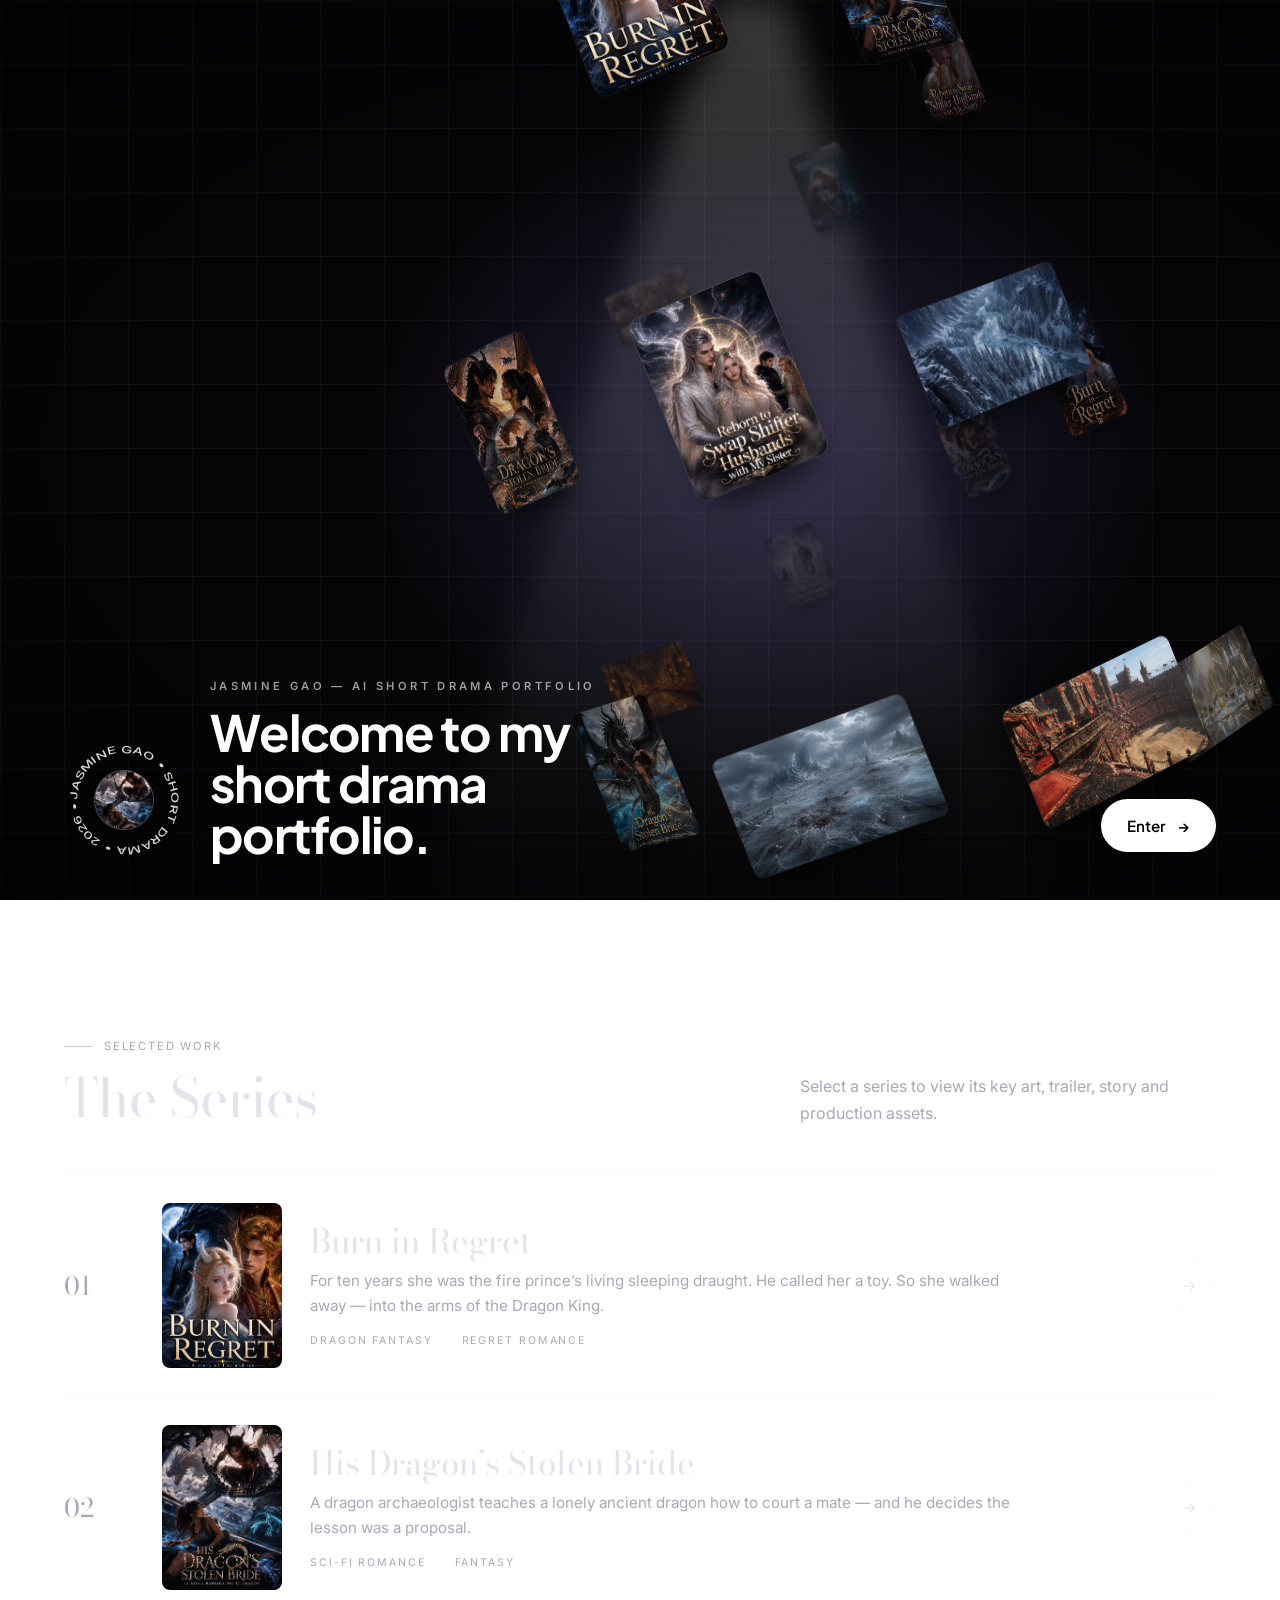
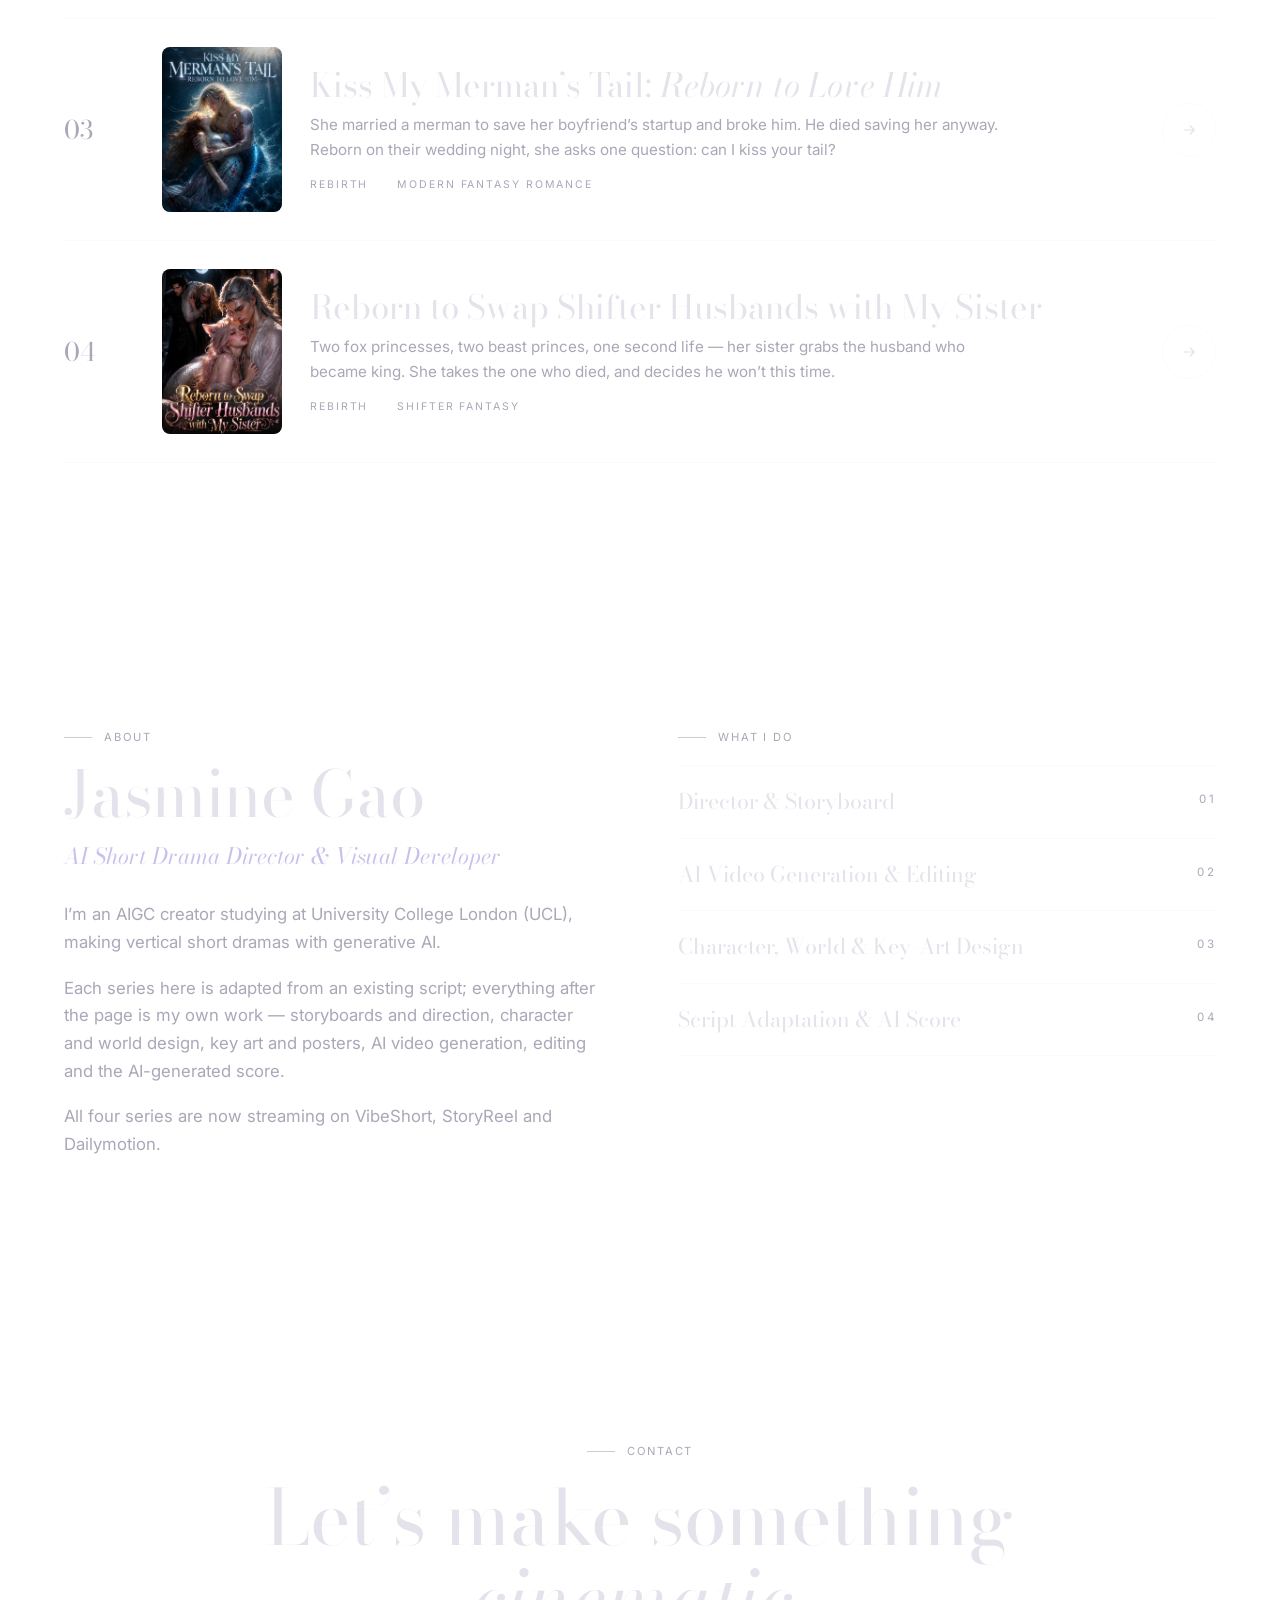
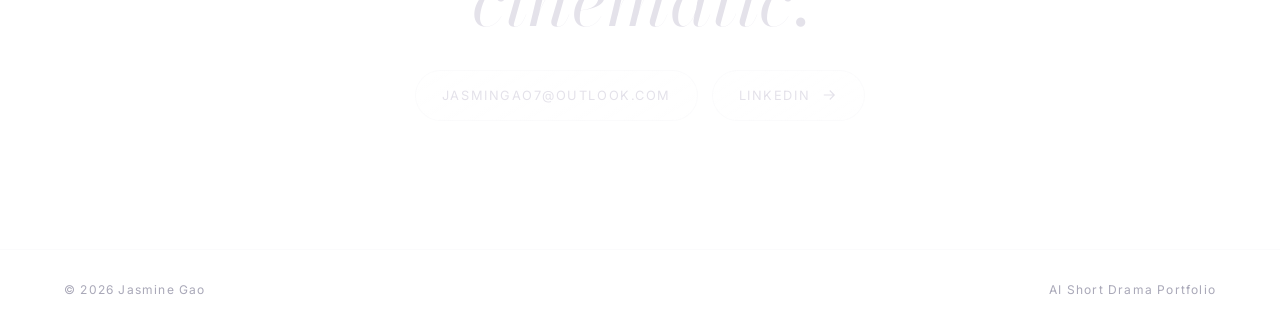
<file: index.html>
<!doctype html>
<html lang="en">
<head>
<meta charset="utf-8">
<meta name="viewport" content="width=device-width, initial-scale=1">
<link rel="preconnect" href="https://fonts.googleapis.com">
<link rel="stylesheet" href="https://fonts.googleapis.com/css2?family=Bodoni+Moda:ital,wght@0,400;0,500;1,400&family=Cormorant+Garamond:ital,wght@0,300;0,400;0,500;1,300;1,400&family=Inter:wght@300;400;500&family=Montserrat:wght@400;500&family=Plus+Jakarta+Sans:wght@300;400;600;700;800&display=swap">
<link rel="stylesheet" href="assets/site.css?v=1023k">
<title>Jasmine Gao — AI Short Drama Portfolio</title>
<meta name="description" content="Four AI-made vertical short dramas by Jasmine Gao — key art, trailers, character and world design.">
<meta property="og:type" content="website">
<meta property="og:site_name" content="Jasmine Gao — AI Short Drama Portfolio">
<meta property="og:title" content="Jasmine Gao — AI Short Drama Portfolio">
<meta property="og:description" content="Four AI-made vertical short dramas by Jasmine Gao — key art, trailers, character and world design.">
<meta property="og:url" content="https://jay-creator572.github.io/portfolio/">
<meta property="og:image" content="https://jay-creator572.github.io/portfolio/assets/og-image.jpg">
<meta property="og:image:width" content="1200">
<meta property="og:image:height" content="630">
<meta property="og:image:alt" content="Posters of four short dramas above the name Jasmine Gao">
<meta name="twitter:card" content="summary_large_image">
<meta name="twitter:title" content="Jasmine Gao — AI Short Drama Portfolio">
<meta name="twitter:description" content="Four AI-made vertical short dramas by Jasmine Gao — key art, trailers, character and world design.">
<meta name="twitter:image" content="https://jay-creator572.github.io/portfolio/assets/og-image.jpg">
</head>
<body class="page-home">
<div class="atmosphere" aria-hidden="true">
  <canvas id="bubbles"></canvas>
  <div class="butterflies" id="butterflies"></div>
  <div class="vignette"></div>
</div>
<div class="grain"></div>
<nav class="nav">
  <a class="brand shimmer-text" href="index.html" data-name></a>
  <ul><li><a href="index.html#series">Work</a></li><li><a href="index.html#about">About</a></li><li><a href="index.html#contact">Contact</a></li></ul>
</nav>
<header class="orbit" id="orbit" aria-label="Featured series">
  <div class="orbit-bg"></div>
  <div class="orbit-word" aria-hidden="true"><span>Short Drama</span><span>Portfolio</span></div>
  <div class="orbit-beam" aria-hidden="true"><div class="beam-wrap"><div class="beam"></div></div><canvas class="beam-dust"></canvas></div>
  <div class="orbit-intro">
    <button class="o-back" id="orbit-back" aria-label="Back to the opening"><span>&larr;</span><em>Opening</em></button>
    <div class="o-name">Jasmine Gao</div>
    <p class="o-welcome">Welcome to my short drama portfolio.</p>
  </div>
  <div class="orbit-stage" id="orbit-stage" tabindex="0" aria-label="Series carousel. Drag, scroll or use arrow keys."></div>
  <div class="orbit-pedestal"><div class="pedestal-disc"></div>
    <a class="pedestal-label" id="orbit-label" href="#"></a>
  </div>
  <div class="orbit-foot">
    <div class="o-hint">Drag to explore</div>
    <div class="o-ctrl"><button id="orbit-prev" aria-label="Previous series">&larr;</button><span id="orbit-count">01 / 04</span><button id="orbit-next" aria-label="Next series">&rarr;</button></div>
  </div>
</header>
<div class="orbit spiral sp-intro" id="sp-intro" aria-label="Opening">
  <div class="sp-bg"></div>
  <div class="orbit-beam" aria-hidden="true"><div class="beam-wrap"><div class="beam"></div></div><canvas class="beam-dust"></canvas></div>
  <div class="sp-stage" id="sp-stage"></div>
  <div class="sp-tip" id="sp-tip"></div>
  <button class="sp-enter" id="sp-enter">Enter <span>&rarr;</span></button>
  <div class="sp-corner">
    <a class="sp-badge" href="#series" aria-label="Jump to all series">
      <svg viewBox="0 0 120 120" aria-hidden="true"><defs><path id="sp-ring" d="M60,60 m-47,0 a47,47 0 1,1 94,0 a47,47 0 1,1 -94,0"/></defs>
        <text><textPath href="#sp-ring" textLength="292" lengthAdjust="spacingAndGlyphs">JASMINE GAO • SHORT DRAMA • 2026 • </textPath></text></svg>
      <span class="sp-badge-img" id="sp-badge-img"></span>
    </a>
    <div class="sp-title">
      <div class="sp-kicker">Jasmine Gao — AI Short Drama Portfolio</div>
      <h1 class="sp-h1">Welcome to my short drama portfolio.</h1>
    </div>
  </div>
</div>

<section id="series">
  <div class="section-head reveal">
    <div><div class="eyebrow">Selected Work</div><h2>The Series</h2></div>
    <p>Select a series to view its key art, trailer, story and production assets.</p>
  </div>
  <div class="work-list" id="work"></div>
</section>

<section id="about">
  <div class="about">
    <div class="reveal">
      <div class="eyebrow">About</div>
      <h2 class="title shimmer-text" data-name></h2>
      <p id="role" style="font-family:var(--serif);font-style:italic;font-size:1.4rem;color:#c9c0ec;margin:10px 0 26px"></p>
      <div id="about-text"></div>
    </div>
    <div class="reveal">
      <div class="eyebrow" style="margin-bottom:18px">What I Do</div>
      <ul class="role-list" id="roles"></ul>
    </div>
  </div>
</section>

<section id="contact" class="contact">
  <div class="reveal">
    <div class="eyebrow">Contact</div>
    <h2>Let’s make something<br><em>cinematic</em>.</h2>
    <div class="links" id="contact-links"></div>
  </div>
</section>
<footer><span>© <span data-year></span> <span data-name></span></span><span>AI Short Drama Portfolio</span></footer>
<script src="assets/data.js?v=1023k"></script>
<script src="assets/site.js?v=1023k"></script>
</body>
</html>
</file>
<file: assets/site.css>
:root {
  --ink: #04060e;
  --ink-2: #0a1024;
  --ink-3: #121a36;
  --ice: #8fc4f0;
  --violet: #7d6bb8;
  --violet-soft: rgba(125, 107, 184, 0.28);
  --pearl: #e4e2ea;
  --pearl-dim: #a9a8b8;
  --pearl-faint: rgba(228, 226, 234, 0.12);
  --line: rgba(228, 226, 234, 0.14);
  --accent: #a9b8e8;
  --serif: "Cormorant Garamond", "Times New Roman", serif;
  --sans: "Inter", -apple-system, "Helvetica Neue", sans-serif;
  --gutter: clamp(16px, 5vw, 72px);
}

* { box-sizing: border-box; }
html { scroll-behavior: smooth; }
body {
  margin: 0;
  background: var(--ink);
  color: var(--pearl);
  font-family: var(--sans);
  font-size: 16px;
  line-height: 1.65;
  -webkit-font-smoothing: antialiased;
  overflow-x: hidden;
}
img, video { display: block; max-width: 100%; }
a { color: inherit; text-decoration: none; }
button { font: inherit; color: inherit; background: none; border: 0; cursor: pointer; }

/* ---------- atmosphere: black / per-series gradient base ---------- */

:root { --bg-a: #030307; --bg-b: #07070f; --glow-a: rgba(176, 160, 228, 0.22); --glow-b: rgba(143, 196, 240, 0.12); }
body {
  background:
    radial-gradient(70% 55% at 75% 8%, var(--glow-a), transparent 70%),
    radial-gradient(60% 50% at 10% 95%, var(--glow-b), transparent 70%),
    linear-gradient(180deg, var(--bg-b) 0%, var(--bg-a) 100%) fixed;
  background-attachment: fixed;
}

/* series palettes for project pages (kept dark so posters and video stay the hero) *//* series pages: each series has its own clearly visible gradient (top half in colour, fading to dark) */

body.page-project {
  background:
    radial-gradient(70% 50% at 78% 4%, var(--t-glow), transparent 70%),
    radial-gradient(55% 45% at 6% 30%, var(--t-glow2), transparent 70%),
    linear-gradient(180deg, var(--t1) 0%, var(--t2) 34%, var(--t3) 68%, #030305 100%) fixed;
}

/* Dragon: misty silver grey-blue */

.theme-dragon { --t1: #5d6878; --t2: #363e4b; --t3: #15181e; --t-glow: rgba(214, 222, 236, 0.38); --t-glow2: rgba(160, 178, 202, 0.22); --glow-a: rgba(214, 222, 236, 0.26); --glow-b: rgba(160, 178, 202, 0.16); }

/* Merman: teal / aqua green */

.theme-merman { --t1: #0d6b6e; --t2: #08403f; --t3: #041a1c; --t-glow: rgba(90, 230, 205, 0.4); --t-glow2: rgba(60, 190, 200, 0.22); --glow-a: rgba(90, 230, 205, 0.28); --glow-b: rgba(60, 190, 200, 0.18); }

/* Reborn: pink-lilac */

.theme-reborn { --t1: #8a4f93; --t2: #4f2c62; --t3: #1d1028; --t-glow: rgba(255, 175, 230, 0.45); --t-glow2: rgba(200, 150, 255, 0.28); --glow-a: rgba(255, 175, 230, 0.3); --glow-b: rgba(200, 150, 255, 0.2); }

/* Burn in Regret: fire & ice — moonlit ice-silver top-left, amber ember glow top-right, melting into near black */

.theme-burn { --t1: #1d2433; --t2: #13151d; --t3: #08080b; --t-glow: rgba(240, 178, 96, 0.36); --t-glow2: rgba(150, 196, 245, 0.42); --glow-a: rgba(240, 178, 96, 0.22); --glow-b: rgba(150, 196, 245, 0.22); }
body.page-project.theme-burn {
  background:
    radial-gradient(55% 48% at 4% 0%, rgba(160, 205, 250, 0.42), transparent 70%),
    radial-gradient(55% 48% at 98% 4%, rgba(240, 175, 90, 0.38), transparent 70%),
    radial-gradient(40% 30% at 60% 0%, rgba(255, 220, 170, 0.10), transparent 70%),
    linear-gradient(180deg, #1d2433 0%, #13151d 36%, #08080b 70%, #030304 100%) fixed;
}
.atmosphere { position: fixed; inset: 0; z-index: -1; pointer-events: none; overflow: hidden; }
.aurora, .vignette, .butterflies { position: absolute; pointer-events: none; }
.aurora { inset: auto -10vw -30vh -10vw; height: 60vh; filter: blur(90px); opacity: 0.25; mix-blend-mode: screen;
  background: radial-gradient(50% 60% at 30% 50%, var(--glow-b), transparent 70%), radial-gradient(40% 50% at 75% 60%, var(--glow-a), transparent 70%); }
.vignette { inset: 0; background: radial-gradient(120% 100% at 50% 40%, transparent 50%, rgba(0, 0, 0, 0.8) 100%); }

/* diagonal light beams sweeping slowly */
@keyframes beam { 0%, 100% { transform: translateX(-8vw) rotate(24deg); opacity: 0.25; } 50% { transform: translateX(10vw) rotate(20deg); opacity: 1; } }

/* water caustics shimmering at the bottom */
#bubbles { position: absolute; inset: 0; width: 100%; height: 100%; }
.grain {
  position: fixed; inset: 0; z-index: 50; pointer-events: none; opacity: 0.05;
  background-image: url("data:image/svg+xml,%3Csvg xmlns='http://www.w3.org/2000/svg' width='160' height='160'%3E%3Cfilter id='n'%3E%3CfeTurbulence type='fractalNoise' baseFrequency='.9' numOctaves='2'/%3E%3C/filter%3E%3Crect width='100%25' height='100%25' filter='url(%23n)'/%3E%3C/svg%3E");
}

/* ---------- nav ---------- */

.nav {
  position: fixed; top: 0; left: 0; right: 0; z-index: 40;
  display: flex; justify-content: space-between; align-items: center;
  padding: 20px var(--gutter);
  background: linear-gradient(to bottom, rgba(7, 11, 24, 0.85), rgba(7, 11, 24, 0));
}
.nav .brand { font-family: var(--serif); font-size: 1.7rem; font-weight: 500; letter-spacing: 0.01em; line-height: 1; }
.nav ul { display: flex; gap: clamp(16px, 3vw, 36px); list-style: none; margin: 0; padding: 0; }
.nav ul a {
  font-size: 0.72rem; letter-spacing: 0.22em; text-transform: uppercase; color: var(--pearl-dim);
  transition: color 0.3s;
}
.nav ul a:hover { color: var(--pearl); }

.eyebrow {
  font-size: 0.7rem; letter-spacing: 0.32em; text-transform: uppercase; color: var(--pearl-dim);
  display: inline-flex; align-items: center; gap: 12px;
}
.eyebrow::before { content: ""; width: 28px; height: 1px; background: currentColor; opacity: 0.6; }

/* ---------- home hero ---------- */

.hero {
  min-height: 100vh; min-height: 100svh;
  display: grid; grid-template-columns: minmax(0, 1fr) minmax(0, 1.15fr); align-items: center;
  gap: 32px; padding: 110px var(--gutter) 60px;
}
.hero h1 {
  font-family: var(--serif); font-weight: 400;
  font-size: clamp(2.6rem, 6vw, 5.4rem); line-height: 1.02; letter-spacing: -0.01em;
  margin: 6px 0 24px;
}

/* title: three equal lines in Bodoni Moda; only "short drama" is italic; liquid chrome finish */
.hero .meta { display: flex; flex-wrap: wrap; gap: 8px; }
.chip {
  font-size: 0.7rem; letter-spacing: 0.12em; text-transform: uppercase;
  padding: 7px 14px; border: 1px solid var(--line); border-radius: 999px; color: var(--pearl-dim);
  background: rgba(255, 255, 255, 0.02); backdrop-filter: blur(6px);
}

/* poster fan *//* arc of four posters: each fully readable, only the edges overlap slightly */
@keyframes float { 50% { margin-top: -10px; } }

/* ---------- home hero scene: soft aura + thin HUD annotations ---------- */

.hero { position: relative; isolation: isolate; overflow: hidden; }
.hero > *:not(.hero-scene) { position: relative; z-index: 1; }

/* blurred luminous form, like light behind frosted glass */
@keyframes fade-in { from { opacity: 0; } }

/* ---------- frosted glass UI ---------- */

:root { --mono: "SF Mono", ui-monospace, Menlo, monospace; }
.eyebrow, .chip, .counter, .tt-hud, .tt-hint, .hs-tag, .lb-cap small, .tt-role, .tt-outfit small, .roles-grid small, .back, .nav ul a, .time {
  font-family: var(--mono) !important; letter-spacing: 0.16em;
}
.panel, .tt-stage, .roles-grid div, .visual-note, .chip, .btn, .tt-roster button, .car-btn, .play {
  background: linear-gradient(150deg, rgba(255, 255, 255, 0.07), rgba(255, 255, 255, 0.015)) !important;
  -webkit-backdrop-filter: blur(18px) saturate(150%); backdrop-filter: blur(18px) saturate(150%);
  border: 1px solid rgba(255, 255, 255, 0.12);
}
.btn:hover, .play:hover, .car-btn:hover, .track.playing .play { background: var(--pearl) !important; }

/* iridescent hairline edge on the big glass panels */

.panel, .tt-stage { position: relative; }
.panel::before, .tt-stage::after {
  content: ""; position: absolute; inset: 0; border-radius: inherit; padding: 1px; pointer-events: none; z-index: 3;
  background: linear-gradient(130deg, rgba(255, 190, 240, 0.55), rgba(143, 196, 240, 0.5) 35%, rgba(255, 255, 255, 0.05) 60%, rgba(200, 180, 255, 0.5));
  -webkit-mask: linear-gradient(#000 0 0) content-box, linear-gradient(#000 0 0); -webkit-mask-composite: xor;
  mask: linear-gradient(#000 0 0) content-box exclude, linear-gradient(#000 0 0);
}
.tt-stage { background: radial-gradient(120% 80% at 50% 0%, rgba(40, 46, 90, 0.55) 0%, rgba(8, 10, 22, 0.6) 60%, rgba(3, 3, 7, 0.7) 100%) !important; }
.grain { opacity: 0.08 !important; mix-blend-mode: overlay; }

/* ---------- flowing gradient name ---------- */

.shimmer-text {
  background: linear-gradient(100deg, #a99bd8 0%, #e9e6f2 22%, #9cc0ea 44%, #d7cff3 62%, #8f84c9 80%, #a99bd8 100%);
  background-size: 300% 100%;
  -webkit-background-clip: text; background-clip: text; color: transparent; -webkit-text-fill-color: transparent;
  animation: flow 9s linear infinite;
}
@keyframes flow { to { background-position: -300% 0; } }

/* the name: wide-tracked uppercase sans, like a director credit on a film poster — contrasts with the Bodoni title */
.about .shimmer-text { font-size: clamp(2.6rem, 5vw, 4.2rem); font-weight: 500; }

/* ---------- cinematic entrance ---------- */

.intro { opacity: 0; animation: intro-in 1.2s cubic-bezier(0.2, 0.8, 0.2, 1) forwards; animation-delay: calc(0.25s + var(--i, 0) * 0.18s); }
@keyframes intro-in {
  from { opacity: 0; transform: translateY(26px); filter: blur(14px); }
  to { opacity: 1; transform: none; filter: blur(0); }
}

@keyframes sheen { 0%, 100% { background-position: 0% 0; } 50% { background-position: 100% 0; } }

/* ---------- sections ---------- */

section { padding: clamp(70px, 10vw, 130px) var(--gutter); position: relative; }
.section-head { display: flex; justify-content: space-between; align-items: end; gap: 24px; margin-bottom: 48px; flex-wrap: wrap; }
.section-head h2, h2.title {
  font-family: var(--serif); font-weight: 400; font-size: clamp(2rem, 4.2vw, 3.4rem);
  line-height: 1.05; margin: 14px 0 0;
}
.section-head p { max-width: 26rem; color: var(--pearl-dim); margin: 0; }

/* work list */

.work-list { border-top: 1px solid var(--line); }
.work-row {
  display: grid; grid-template-columns: 70px 120px minmax(0, 1fr) auto; gap: 28px; align-items: center;
  padding: 28px 0; border-bottom: 1px solid var(--line); position: relative;
  transition: padding 0.4s;
}
.work-row::before {
  content: ""; position: absolute; inset: 0; z-index: -1; opacity: 0; transition: opacity 0.4s;
  background: linear-gradient(90deg, rgba(125, 107, 184, 0.14), transparent 70%);
}
.work-row:hover::before { opacity: 1; }
.work-row:hover { padding-left: 14px; }
.work-row .no { font-family: var(--serif); font-size: 1.6rem; color: var(--pearl-dim); }
.work-row img { width: 120px; aspect-ratio: 8 / 11; object-fit: cover; border-radius: 8px; }
.work-row h3 { font-family: var(--serif); font-weight: 400; font-size: clamp(1.4rem, 2.6vw, 2.1rem); line-height: 1.15; margin: 0 0 8px; }
.work-row p { margin: 0; color: var(--pearl-dim); max-width: 44rem; font-size: 0.95rem; }
.work-row .genres { display: flex; gap: 8px; margin-top: 14px; flex-wrap: wrap; }
.arrow {
  width: 54px; height: 54px; border-radius: 50%; border: 1px solid var(--line);
  display: grid; place-items: center; transition: 0.4s; flex-shrink: 0;
}
.work-row:hover .arrow { background: var(--pearl); color: var(--ink); transform: rotate(-45deg); }

/* about */

.about { display: grid; grid-template-columns: minmax(0, 1fr) minmax(0, 1fr); gap: clamp(32px, 6vw, 90px); }
.about p { color: var(--pearl-dim); font-size: 1.05rem; margin: 0 0 18px; }
.role-list { list-style: none; padding: 0; margin: 0; border-top: 1px solid var(--line); }
.role-list li {
  display: flex; justify-content: space-between; gap: 16px; padding: 18px 0; border-bottom: 1px solid var(--line);
  font-family: var(--serif); font-size: 1.35rem;
}
.role-list li span { font-family: var(--sans); font-size: 0.72rem; letter-spacing: 0.2em; color: var(--pearl-dim); padding-top: 6px; }

/* contact */

.contact { text-align: center; }
.contact h2 { font-family: var(--serif); font-weight: 400; font-size: clamp(2.2rem, 6vw, 4.8rem); margin: 18px 0 30px; line-height: 1.05; }
.contact .links { display: flex; justify-content: center; gap: 14px; flex-wrap: wrap; }
.btn {
  display: inline-flex; align-items: center; gap: 10px; padding: 14px 26px; border-radius: 999px;
  border: 1px solid var(--line); font-size: 0.8rem; letter-spacing: 0.12em; text-transform: uppercase;
  transition: 0.35s; background: rgba(255, 255, 255, 0.03); backdrop-filter: blur(6px);
}
.btn:hover { background: var(--pearl); color: var(--ink); border-color: var(--pearl); }
footer {
  padding: 30px var(--gutter); border-top: 1px solid var(--line); color: var(--pearl-dim);
  font-size: 0.75rem; letter-spacing: 0.1em; display: flex; justify-content: space-between; gap: 16px; flex-wrap: wrap;
}

/* ---------- project page ---------- */

.p-hero { padding-top: 130px; padding-bottom: 40px; }
.back { width: fit-content; font-size: 0.72rem; letter-spacing: 0.22em; text-transform: uppercase; color: var(--pearl-dim); display: flex; gap: 10px; margin-bottom: 40px; transition: color 0.3s; }
.back:hover { color: var(--pearl); }
.p-hero h1 {
  font-family: var(--serif); font-weight: 400; font-size: clamp(2.4rem, 6.4vw, 5.8rem);
  line-height: 1; letter-spacing: -0.01em; margin: 18px 0 10px; max-width: 16ch;
}
.p-hero .alt { font-family: var(--serif); font-style: italic; font-size: clamp(1.2rem, 2.4vw, 1.8rem); color: var(--accent); margin: 0 0 26px; }
.p-hero .logline { font-size: clamp(1.05rem, 1.6vw, 1.25rem); max-width: 46rem; color: var(--pearl); margin: 0 0 26px; }
.p-hero .meta { display: flex; flex-wrap: wrap; gap: 8px; }

.showcase { display: grid; grid-template-columns: minmax(0, 1fr) minmax(0, 1fr); gap: clamp(20px, 3vw, 40px); padding-top: 30px; }
.panel {
  position: relative; border-radius: 18px; border: 1px solid var(--line); overflow: hidden;
  background: linear-gradient(160deg, rgba(255, 255, 255, 0.04), rgba(255, 255, 255, 0.01));
  padding: clamp(16px, 2vw, 24px);
}
.panel-head { display: flex; justify-content: space-between; align-items: center; margin-bottom: 16px; gap: 12px; }
.panel-head .eyebrow::before { display: none; }
.counter { font-family: var(--serif); font-size: 1.1rem; letter-spacing: 0.08em; color: var(--pearl-dim); }
.counter b { color: var(--pearl); font-weight: 400; }

/* the frame takes the poster's own proportions and fits the screen height, so the whole poster is always visible */

.carousel { position: relative; --ar: 0.7273; aspect-ratio: var(--ar); width: min(100%, calc(76vh * var(--ar))); margin: 0 auto; border-radius: 12px; overflow: hidden; background: var(--ink-2); cursor: zoom-in; }
.carousel .zoom-hint {
  position: absolute; right: 12px; bottom: 12px; z-index: 2; padding: 6px 10px; border-radius: 999px; pointer-events: none;
  font-family: var(--mono); font-size: 0.6rem; letter-spacing: 0.16em; text-transform: uppercase; color: var(--pearl);
  background: rgba(7, 11, 24, 0.55); border: 1px solid rgba(255, 255, 255, 0.18); -webkit-backdrop-filter: blur(8px); backdrop-filter: blur(8px);
  opacity: 0; transition: opacity 0.3s;
}
.carousel:hover .zoom-hint { opacity: 1; }
@media (hover: none) { .carousel .zoom-hint { opacity: 0.85; }}
.carousel img { position: absolute; inset: 0; width: 100%; height: 100%; object-fit: contain; opacity: 0; transform: scale(1.04); transition: opacity 0.8s, transform 1.2s; }
.carousel img.on { opacity: 1; transform: none; }
.car-btn {
  position: absolute; top: 50%; transform: translateY(-50%); z-index: 2;
  width: 44px; height: 44px; border-radius: 50%; display: grid; place-items: center;
  background: rgba(7, 11, 24, 0.5); border: 1px solid var(--line); backdrop-filter: blur(8px); transition: 0.3s;
}
.car-btn:hover { background: var(--pearl); color: var(--ink); }
.car-btn.prev { left: 12px; } .car-btn.next { right: 12px; }
.dots { display: flex; justify-content: center; gap: 8px; margin-top: 16px; }
.dots button { width: 22px; height: 3px; border-radius: 2px; background: var(--pearl-faint); transition: 0.3s; }
.dots button.on { background: var(--pearl); width: 36px; }

.tabs { display: flex; gap: 6px; padding: 4px; border-radius: 999px; border: 1px solid var(--line); }
.tabs button { padding: 6px 14px; border-radius: 999px; font-size: 0.7rem; letter-spacing: 0.14em; text-transform: uppercase; color: var(--pearl-dim); transition: 0.3s; }
.tabs button.on { background: var(--pearl); color: var(--ink); }
.player { aspect-ratio: 9 / 16; max-height: 78vh; margin: 0 auto; border-radius: 12px; overflow: hidden; background: #000; }
.player video { width: 100%; height: 100%; object-fit: contain; background: #000; }

.story { display: grid; grid-template-columns: minmax(0, 1fr) minmax(0, 1.4fr); gap: clamp(28px, 6vw, 90px); }
.story p { color: var(--pearl-dim); font-size: 1.05rem; margin: 0 0 20px; }
.story p:first-child::first-letter { font-family: var(--serif); font-size: 3.6em; float: left; line-height: 0.85; padding: 6px 10px 0 0; color: var(--pearl); }
.visual-note { margin-top: 30px; padding: 22px 24px; border-left: 2px solid var(--accent); background: rgba(255, 255, 255, 0.025); border-radius: 0 12px 12px 0; }
.visual-note p { margin: 8px 0 0 !important; color: var(--pearl) !important; font-family: var(--serif); font-size: 1.25rem !important; font-style: italic; line-height: 1.4; }
.visual-note p::first-letter { all: unset; }
.roles-grid { display: grid; grid-template-columns: repeat(2, minmax(0, 1fr)); gap: 12px; margin-top: 26px; }
.roles-grid div { padding: 16px 18px; border: 1px solid var(--line); border-radius: 12px; font-size: 0.9rem; }
.roles-grid small { display: block; font-size: 0.66rem; letter-spacing: 0.2em; color: var(--pearl-dim); margin-bottom: 4px; }

/* character turntable */

.tt-wrap { display: grid; grid-template-columns: minmax(0, 1.5fr) minmax(0, 1fr); gap: clamp(20px, 3vw, 40px); align-items: stretch; }
.tt-stage {
  --c: rgba(125, 107, 184, 0.5); --lx: 50%;
  position: relative; height: min(82vh, 780px); min-height: 520px; border-radius: 22px; overflow: hidden;
  border: 1px solid var(--line); cursor: grab; touch-action: pan-y; user-select: none; outline: none;
  background: radial-gradient(120% 80% at 50% 0%, #1b2246 0%, #0b1022 60%, #070b18 100%);
}
.tt-stage:focus-visible { box-shadow: 0 0 0 2px var(--accent); }
.tt-stage.grabbing { cursor: grabbing; }
.tt-glow {
  position: absolute; inset: 0; pointer-events: none; transition: background 0.6s;
  background:
    radial-gradient(38% 44% at 50% 42%, var(--c), transparent 70%),
    radial-gradient(30% 50% at var(--lx) 20%, rgba(228, 226, 234, 0.12), transparent 70%);
}
.tt-floor { position: absolute; left: 50%; bottom: 9%; width: min(78%, 500px); aspect-ratio: 1; transform: translate(-50%, 50%); perspective: 900px; pointer-events: none; }
.tt-ring {
  position: absolute; inset: 0; border-radius: 50%; transform-origin: 50% 50%;
  background:
    radial-gradient(circle, transparent 54%, rgba(228, 226, 234, 0.22) 55%, transparent 56%, transparent 66%, rgba(228, 226, 234, 0.1) 67%, transparent 68%),
    repeating-conic-gradient(from 0deg, rgba(228, 226, 234, 0.35) 0 0.6deg, transparent 0.6deg 10deg),
    radial-gradient(circle, rgba(125, 107, 184, 0.28), transparent 70%);
  -webkit-mask: radial-gradient(circle, #000 0 70%, transparent 71%); mask: radial-gradient(circle, #000 0 70%, transparent 71%);
}
.tt-figure { position: absolute; inset: 0; pointer-events: none; transition: opacity 0.22s, transform 0.22s; }
.tt-figure.swap { opacity: 0; transform: translateY(10px); }
.tt-shadow {
  position: absolute; left: 50%; bottom: 7.5%; width: 34%; height: 5%; transform: translateX(-50%);
  border-radius: 50%; background: radial-gradient(closest-side, rgba(0, 0, 0, 0.7), transparent); filter: blur(4px);
}
.tt-hud {
  position: absolute; top: 18px; left: 20px; display: flex; gap: 14px; align-items: baseline;
  font-size: 0.68rem; letter-spacing: 0.24em; text-transform: uppercase; color: var(--pearl-dim); pointer-events: none;
}
.tt-hint {
  position: absolute; left: 50%; bottom: 18px; transform: translateX(-50%); display: flex; align-items: center; gap: 8px;
  font-size: 0.64rem; letter-spacing: 0.26em; text-transform: uppercase; color: var(--pearl-dim); pointer-events: none; white-space: nowrap;
}

.fig { position: absolute; left: 50%; bottom: 9%; height: 84%; transform: translateX(-50%); pointer-events: none; }
.fig-img {
  height: 100%; width: auto; max-width: none; display: block; user-select: none;
  filter: drop-shadow(0 18px 24px rgba(0, 0, 0, 0.55)); transition: filter 0.35s;
}
.fig.on-body .fig-img { filter: drop-shadow(0 18px 24px rgba(0, 0, 0, 0.55)) drop-shadow(0 0 18px rgba(201, 192, 236, 0.55)) brightness(1.06); }
.fig.on-face .fig-img { filter: drop-shadow(0 18px 24px rgba(0, 0, 0, 0.55)) brightness(1.02); }
.hs { position: absolute; pointer-events: auto; cursor: pointer; padding: 0; border-radius: 18px; outline: none; }
.hs-face { border-radius: 50%; z-index: 2; }
.hs-face::before {
  content: ""; position: absolute; inset: 0; border-radius: 50%;
  border: 1px solid rgba(228, 226, 234, 0.85); box-shadow: 0 0 24px rgba(201, 192, 236, 0.6), inset 0 0 18px rgba(201, 192, 236, 0.35);
  opacity: 0; transform: scale(0.85); transition: 0.35s;
}
.hs-face:hover::before, .hs-face:focus-visible::before { opacity: 1; transform: none; }
.hs-body:focus-visible { box-shadow: 0 0 0 1px rgba(228, 226, 234, 0.6); }
.hs-tag {
  position: absolute; left: 100%; top: 50%; margin-left: 12px; transform: translate(-6px, -50%); white-space: nowrap;
  font-size: 0.62rem; letter-spacing: 0.24em; text-transform: uppercase; color: var(--ink);
  background: var(--pearl); padding: 6px 10px; border-radius: 999px; opacity: 0; transition: 0.3s; pointer-events: none;
}
.hs-tag::before { content: ""; position: absolute; right: 100%; top: 50%; width: 10px; height: 1px; background: var(--pearl); }
.hs-body .hs-tag { top: 30%; left: 92%; }
.hs:hover .hs-tag, .hs:focus-visible .hs-tag { opacity: 1; transform: translate(0, -50%); }
@media (hover: none) { .hs-tag { opacity: 0.85; transform: translate(0, -50%); }}
.tt-hud span:first-child { font-family: var(--serif); font-size: 1.5rem; letter-spacing: 0.04em; color: var(--pearl); }
.tt-hint i { display: inline-block; width: 3px; height: 3px; border-radius: 50%; background: currentColor; opacity: 0.6; margin: 0 4px; }
.tt-actions { display: flex; flex-wrap: wrap; gap: 10px; }
.tt-actions .btn { padding: 12px 18px; font-size: 0.72rem; }

/* portrait + turnaround in the lightbox */

.lb-portrait {
  width: min(560px, 86vw); height: calc(100vh - 220px); max-height: 760px; border-radius: 18px; overflow: hidden; position: relative;
  background: radial-gradient(60% 55% at 50% 40%, var(--c, rgba(125, 107, 184, 0.5)), transparent 72%), linear-gradient(180deg, #1a2142, #0b1022);
  border: 1px solid var(--line);
}
.lb-portrait img { position: absolute; left: 50%; bottom: 0; height: 100%; width: auto; max-width: none; transform: translateX(-50%); max-height: none !important; border-radius: 0 !important; }
.lb-turn {
  display: flex; align-items: flex-end; justify-content: center; gap: clamp(8px, 3vw, 48px);
  width: min(1100px, 92vw); height: calc(100vh - 220px); max-height: 760px; padding: 24px 24px 0; border-radius: 18px;
  background: radial-gradient(70% 60% at 50% 45%, var(--c, rgba(125, 107, 184, 0.45)), transparent 72%), linear-gradient(180deg, #1a2142, #0b1022);
  border: 1px solid var(--line);
}
.lb-turn figure { margin: 0; height: 100%; display: flex; flex-direction: column; align-items: center; min-width: 0; }
.lb-turn img { flex: 1; min-height: 0; width: auto; max-width: 100%; object-fit: contain; max-height: none !important; border-radius: 0 !important; filter: drop-shadow(0 14px 18px rgba(0, 0, 0, 0.5)); }
.lb-turn figcaption { padding: 10px 0 14px; font-size: 0.62rem; letter-spacing: 0.28em; text-transform: uppercase; color: var(--pearl-dim); }

.tt-info { display: flex; flex-direction: column; gap: 28px; padding: clamp(4px, 1vw, 12px) 0; }
.tt-roster { display: grid; grid-template-columns: repeat(4, minmax(0, 1fr)); gap: 10px; }
.tt-roster button {
  position: relative; aspect-ratio: 3 / 4.4; border-radius: 14px; overflow: hidden; padding: 0;
  border: 1px solid var(--line); background: linear-gradient(180deg, #1a2142, #0b1022); transition: 0.35s;
}
.tt-roster button img { position: absolute; left: 50%; top: 6%; height: 125%; width: auto; max-width: none; transform: translateX(-50%); opacity: 0.6; transition: 0.35s; }
.tt-roster button span {
  position: absolute; left: 0; right: 0; bottom: 0; padding: 18px 6px 8px; font-family: var(--serif); font-size: 1rem;
  background: linear-gradient(transparent, rgba(7, 11, 24, 0.95));
}
.tt-roster button:hover img, .tt-roster button.on img { opacity: 1; }
.tt-roster button.on { border-color: var(--pearl); box-shadow: 0 0 30px -8px var(--violet); }
#tt-detail .tt-role { font-size: 0.68rem; letter-spacing: 0.24em; text-transform: uppercase; color: var(--accent); }
#tt-detail h3 { font-family: var(--serif); font-weight: 400; font-size: clamp(2.6rem, 5vw, 4.2rem); line-height: 1; margin: 8px 0 18px; }
#tt-detail p { color: var(--pearl-dim); font-size: 1rem; margin: 0 0 22px; max-width: 30rem; }
.tt-outfit { padding: 14px 0; border-top: 1px solid var(--line); border-bottom: 1px solid var(--line); margin-bottom: 24px; font-family: var(--serif); font-size: 1.2rem; }
.tt-outfit small { display: block; font-family: var(--sans); font-size: 0.62rem; letter-spacing: 0.22em; text-transform: uppercase; color: var(--pearl-dim); }

/* scenes */

.scenes { columns: 3 280px; column-gap: 16px; }
.scene { break-inside: avoid; margin-bottom: 16px; border-radius: 12px; overflow: hidden; position: relative; cursor: zoom-in; display: block; width: 100%; padding: 0; }
.scene img { width: 100%; transition: transform 0.8s; }
.scene:hover img { transform: scale(1.05); }
.scene figcaption {
  position: absolute; left: 0; right: 0; bottom: 0; padding: 30px 16px 12px; text-align: left;
  background: linear-gradient(transparent, rgba(7, 11, 24, 0.9)); font-family: var(--serif); font-size: 1.1rem;
}

/* score */

.tracks { border-top: 1px solid var(--line); }
.track {
  display: grid; grid-template-columns: 48px minmax(0, 1fr) auto; gap: 18px; align-items: center;
  padding: 16px 0; border-bottom: 1px solid var(--line);
}
.play {
  width: 48px; height: 48px; border-radius: 50%; border: 1px solid var(--line); display: grid; place-items: center; transition: 0.3s;
}
.track.playing .play, .play:hover { background: var(--pearl); color: var(--ink); }
.track h4 { margin: 0 0 8px; font-family: var(--serif); font-weight: 400; font-size: 1.3rem; }
.bar { height: 3px; border-radius: 2px; background: var(--pearl-faint); position: relative; cursor: pointer; }
.bar i { position: absolute; left: 0; top: 0; bottom: 0; width: 0; background: linear-gradient(90deg, var(--violet), var(--pearl)); border-radius: 2px; }
.time { font-size: 0.75rem; color: var(--pearl-dim); font-variant-numeric: tabular-nums; }

.next-project { display: grid; grid-template-columns: minmax(0, 1fr) 160px; gap: 24px; align-items: center; border-top: 1px solid var(--line); padding-top: 40px; }
.next-project h3 { font-family: var(--serif); font-weight: 400; font-size: clamp(1.8rem, 4vw, 3.2rem); margin: 10px 0 0; line-height: 1.05; transition: color 0.3s; }
.next-project:hover h3 { color: #c9c0ec; }
.next-project img { border-radius: 10px; aspect-ratio: 8 / 11; object-fit: cover; }

/* lightbox */

.lightbox {
  position: fixed; inset: 0; z-index: 60; display: none; place-items: center;
  background: rgba(5, 8, 18, 0.92); backdrop-filter: blur(14px); padding: 60px 16px 30px;
}
.lightbox.open { display: grid; }
.lightbox .lb-close { position: absolute; top: 16px; right: 16px; width: 46px; height: 46px; border-radius: 50%; border: 1px solid var(--line); display: grid; place-items: center; }
.lightbox .lb-close:hover { background: var(--pearl); color: var(--ink); }
.lb-stage { max-width: min(1400px, 100%); max-height: 100%; display: flex; flex-direction: column; align-items: center; gap: 16px; }
.lb-stage img { max-height: calc(100vh - 190px); width: auto; border-radius: 10px; }
.lb-stage img.sheet { background: var(--pearl); }
.lb-cap { font-family: var(--serif); font-size: 1.3rem; text-align: center; }
.lb-cap small { display: block; font-family: var(--sans); font-size: 0.66rem; letter-spacing: 0.22em; text-transform: uppercase; color: var(--pearl-dim); }
.lb-thumbs { display: flex; gap: 8px; flex-wrap: wrap; justify-content: center; }
.lb-thumbs button { width: 76px; height: 44px; border-radius: 6px; overflow: hidden; opacity: 0.45; border: 1px solid transparent; transition: 0.3s; padding: 0; background: var(--pearl); }
.lb-thumbs button.on, .lb-thumbs button:hover { opacity: 1; border-color: var(--pearl); }
.lb-thumbs img { width: 100%; height: 100%; object-fit: cover; }
.lb-nav { position: absolute; top: 50%; transform: translateY(-50%); width: 46px; height: 46px; border-radius: 50%; border: 1px solid var(--line); display: grid; place-items: center; background: rgba(7, 11, 24, 0.5); }
.lb-nav:hover { background: var(--pearl); color: var(--ink); }
.lb-nav.prev { left: 16px; } .lb-nav.next { right: 16px; }

/* reveal */

.reveal { opacity: 0; transform: translateY(30px); transition: opacity 1s, transform 1s cubic-bezier(0.2, 0.8, 0.2, 1); }
.reveal.in { opacity: 1; transform: none; }

/* ---------- responsive ---------- */

@media (max-width: 1000px) {
  .hero { grid-template-columns: 1fr; padding-top: 120px; text-align: left; }
  .tt-wrap { grid-template-columns: 1fr; }
  .tt-stage { height: 72vh; min-height: 460px; }}
@media (max-width: 760px) {
  .nav ul { gap: 14px; }
  .nav ul a { letter-spacing: 0.14em; font-size: 0.66rem; }
  .nav .brand { font-size: 1.15rem; }
  .hero { overflow-x: clip; }
  .nav ul li:first-child { display: none; }
  .work-row { grid-template-columns: 84px minmax(0, 1fr); gap: 16px; }
  .work-row .no, .work-row .arrow { display: none; }
  .work-row img { width: 84px; }
  .about, .story, .showcase { grid-template-columns: 1fr; }
  .roles-grid { grid-template-columns: 1fr; }
  .next-project { grid-template-columns: minmax(0, 1fr) 90px; }
  .lb-nav { display: none; }}
@media (max-width: 460px) {
  .tt-stage { height: 64vh; min-height: 420px; }}
@media (prefers-reduced-motion: reduce) {
  *, *::before, *::after { animation: none !important; transition: none !important; }
  .reveal { opacity: 1; transform: none; }
  .intro { opacity: 1 !important; transform: none !important; filter: none !important; }}

/* ---------- home: whole first screen reads as a dark water surface ---------- *//* only one name on the home first screen: the nav name fades in after scrolling past the hero */

.page-home .nav .brand { opacity: 0; transform: translateY(-6px); transition: opacity 0.6s, transform 0.6s; pointer-events: none; }
.page-home.scrolled .nav .brand { opacity: 1; transform: none; pointer-events: auto; }

/* ---------- translucent blue butterflies ---------- */

.butterflies { inset: 0; }
.bfly, .bfly-ref { position: absolute; left: 0; top: 0; width: var(--s, 56px); will-change: transform; }
.bfly svg, .bfly-ref svg { width: 100%; height: auto; display: block; overflow: visible; }
.bfly svg { filter: drop-shadow(0 0 6px rgba(150, 190, 255, 0.25)); }

/* the reflection on the water: a soft, blurred blue silhouette below the butterfly */

.bfly-ref { opacity: 0.28; filter: blur(6px) brightness(1.5) saturate(1.3); }
.bfly .wl, .bfly .wr, .bfly-ref .wl, .bfly-ref .wr { transform-box: view-box; transform-origin: 50px 50px; animation: flap var(--f, 1s) ease-in-out infinite; animation-delay: var(--fd, 0s); }
@keyframes flap {
  0%, 100% { transform: scaleX(1); }
  35% { transform: scaleX(0.22); }
  55% { transform: scaleX(0.3); }
}
@media (prefers-reduced-motion: reduce) { .bfly .wl, .bfly .wr, .bfly-ref .wl, .bfly-ref .wr { animation: none; }}

/* =========================================================================
   FINAL BACKGROUND (home): graphite-silver gradient + chrome sheen + a pool of silver water light
   ========================================================================= */
body.page-home {
  --glow-a: rgba(225, 228, 236, 0.20); --glow-b: rgba(150, 160, 185, 0.12);
  background:
    radial-gradient(80% 60% at 50% -10%, rgba(220, 224, 234, 0.26), transparent 70%),
    radial-gradient(60% 50% at 8% 100%, rgba(150, 160, 185, 0.10), transparent 70%),
    linear-gradient(180deg, #33353d 0%, #191a20 38%, #08080b 72%, #030304 100%) fixed;
}

/* slow chrome reflection sweeping across */

.page-home .aurora { opacity: 0.08; }
.page-home .vignette { background: radial-gradient(120% 100% at 50% 30%, transparent 45%, rgba(0, 0, 0, 0.72) 100%); }

/* silver water light pooled under the posters, fading into the dark lower half *//* silver light form + beams on home *//* ---------- where to watch ---------- */
.watch { margin-top: 30px; }
.watch .eyebrow { margin-bottom: 10px; }
.watch-search { margin: 0 0 14px; font-family: var(--mono); font-size: 0.68rem; letter-spacing: 0.08em; color: var(--pearl-dim); }
.watch-search b { font-family: var(--serif); font-size: 1.05rem; font-weight: 500; letter-spacing: 0; color: var(--pearl); }
.watch-links { display: flex; flex-wrap: wrap; gap: 10px; }
.watch-btn {
  display: inline-grid; grid-template-columns: auto auto; grid-template-rows: auto auto; column-gap: 14px; align-items: center;
  padding: 12px 18px; border-radius: 14px; border: 1px solid rgba(255, 255, 255, 0.16);
  background: linear-gradient(150deg, rgba(255, 255, 255, 0.10), rgba(255, 255, 255, 0.02));
  -webkit-backdrop-filter: blur(16px); backdrop-filter: blur(16px); transition: 0.3s;
}
.watch-btn b { font-family: var(--serif); font-weight: 500; font-size: 1.2rem; line-height: 1.1; }
.watch-btn small { grid-column: 1; font-family: var(--mono); font-size: 0.6rem; letter-spacing: 0.1em; color: var(--pearl-dim); max-width: 26ch; overflow: hidden; text-overflow: ellipsis; white-space: nowrap; }
.watch-btn svg { grid-column: 2; grid-row: 1 / span 2; width: 16px; height: 16px; transform: rotate(-45deg); transition: transform 0.3s; }
a.watch-btn:hover { background: var(--pearl); color: var(--ink); border-color: var(--pearl); }
a.watch-btn:hover small { color: rgba(7, 11, 24, 0.6); }
a.watch-btn:hover svg { transform: rotate(-45deg) translateX(3px); }
.watch-btn.pending { border-style: dashed; cursor: default; }

/* ---------- liquid chrome title: every word is filled with a slowly flowing metallic reflection ---------- */
/* =========================================================================
   REFINED STYLE (preview) — restraint: one signature effect, two typefaces,
   solid type, one accent, flatter UI. Everything here is scoped to body.v-refined.
   ========================================================================= */

body.v-refined { --serif: "Bodoni Moda", "Didot", serif; --mono: "Inter", -apple-system, sans-serif; }

/* effects: keep the silver water light + faint stars + grain; remove the rest */

.v-refined .aurora { display: none !important; }
.v-refined .grain { opacity: 0.06 !important; }

/* type: solid ivory, no gradients, no flowing chrome */
.v-refined .shimmer-text { background: none !important; color: var(--pearl); -webkit-text-fill-color: currentColor; animation: none !important; filter: none !important; }
.v-refined .nav .brand { font-family: "Inter", sans-serif; font-size: 0.8rem; font-weight: 500; letter-spacing: 0.32em; text-transform: uppercase; }
.v-refined .nav ul a { letter-spacing: 0.2em; font-size: 0.68rem; }
.v-refined .about .shimmer-text { font-family: var(--serif); font-weight: 400; }

/* UI: flatter — no iridescent edges, quieter glass, labels as plain text */

.v-refined .panel::before, .v-refined .tt-stage::after { display: none; }
.v-refined .panel, .v-refined .tt-stage, .v-refined .roles-grid div, .v-refined .visual-note {
  background: rgba(255, 255, 255, 0.025) !important; border-color: rgba(255, 255, 255, 0.08) !important;
  -webkit-backdrop-filter: none; backdrop-filter: none;
}
.v-refined .meta { gap: 0; }
.v-refined .meta .chip, .v-refined .genres .chip {
  background: none !important; border: 0 !important; padding: 0; -webkit-backdrop-filter: none; backdrop-filter: none;
  font-size: 0.66rem; letter-spacing: 0.18em; color: var(--pearl-dim);
}
.v-refined .meta .chip + .chip::before, .v-refined .genres .chip + .chip::before { content: "·"; margin: 0 12px; color: rgba(236, 234, 248, 0.35); }
.v-refined .genres { gap: 0; }
.v-refined .watch-btn { -webkit-backdrop-filter: none; backdrop-filter: none; background: rgba(255, 255, 255, 0.03); }
.v-refined .story p:first-child::first-letter { font-size: 3em; }

/* temporary style switcher *//* =========================================================================
   REFINED: geometric gradient composition (ref: blue <-> lilac shapes on black)
   ========================================================================= */

:root { --geo-a: #7f9cf0; --geo-b: #e7b9e8; --geo-dark: rgba(20, 22, 34, 0); }
/* series pages: same composition, tinted with the series' own colours */

.v-refined .p-hero { position: relative; }
.theme-dragon { --geo-a: #b9c6dc; --geo-b: #8ea2c2; }
.theme-merman { --geo-a: #6fd6c8; --geo-b: #8fb8ff; }
.theme-reborn { --geo-a: #f0a9de; --geo-b: #b99cff; }
.theme-burn   { --geo-a: #9cc4f2; --geo-b: #f0bd7a; }

/* blue-lilac accent details *//* holographic butterflies: fewer, fainter, slowly shifting laser colours, no reflection */

.v-refined .bfly-ref { display: none; }
.v-refined .bfly { opacity: 0.5 !important; }
.v-refined .bfly svg { filter: drop-shadow(0 0 8px rgba(190, 200, 255, 0.35)) blur(0.3px); animation: holo 7s ease-in-out infinite alternate; }
@keyframes holo { from { filter: drop-shadow(0 0 8px rgba(190, 200, 255, 0.35)) hue-rotate(0deg) brightness(1); } to { filter: drop-shadow(0 0 10px rgba(255, 190, 240, 0.4)) hue-rotate(70deg) brightness(1.15); } }

/* sparser, softer water *//* floating soft shadows: geometric shapes and the series-page panels lift off the background */

.v-refined .panel, .v-refined .tt-stage, .v-refined .roles-grid div, .v-refined .visual-note, .v-refined .watch-btn,
.panel, .tt-stage {
  box-shadow: 0 40px 70px -28px rgba(0, 0, 0, 0.75), 0 14px 26px -14px rgba(0, 0, 0, 0.5), inset 0 1px 0 rgba(255, 255, 255, 0.06);
}
.v-refined .roles-grid div, .v-refined .watch-btn { box-shadow: 0 16px 30px -16px rgba(0, 0, 0, 0.7), inset 0 1px 0 rgba(255, 255, 255, 0.05); }

/* =========================================================================
   POSTER-STYLE GEOMETRY (ref: Taipei Design Award poster)
   Large, flat, no shadows; each shape fades from colour into the dark ground;
   aligned on a grid, overlapping translucently, cropped by the edges. Almost still.
   ========================================================================= */

:root { --geo-c: #c9a8ff; }

/* half circle hanging from the top edge, with fine hatching *//* three tall rounded bars, alternating direction of the fade *//* a slanted plane cutting across the lower left *//* wide slab along the bottom, running off the right edge *//* vertical condensed caption, like the poster's side text *//* =========================================================================
   CINEMA PROJECTOR BEAM (home): a cone of light from the top, dust in the beam,
   a soft pool of light where it lands behind the posters. Subtle flicker.
   ========================================================================= */

.projector {
  position: absolute; inset: 0; pointer-events: none; mix-blend-mode: screen;
  --cone: polygon(30% -2%, 37% -2%, 100% 62%, 100% 100%, 50% 100%);
  animation: fade-in 2.6s ease 0.6s both;
}

/* clip first, then blur the wrapper, so the cone edges stay soft like real projected light */

.projector .beam-wrap { position: absolute; inset: 0; filter: blur(12px); }
.projector .beam {
  position: absolute; inset: 0;
  background:
    linear-gradient(128deg, rgba(255, 248, 236, 0.46) 0%, rgba(232, 230, 246, 0.26) 28%, rgba(210, 212, 242, 0.13) 58%, rgba(200, 205, 240, 0.03) 90%),
    radial-gradient(40% 30% at 34% 0%, rgba(255, 250, 240, 0.35), transparent 70%);
  clip-path: var(--cone);
  animation: flicker 6s steps(1, end) infinite, beam-breathe 9s ease-in-out infinite alternate;
}
.projector .beam-dust { position: absolute; inset: 0; width: 100%; height: 100%; clip-path: var(--cone); -webkit-mask: linear-gradient(128deg, #000 20%, rgba(0,0,0,0.3) 75%); mask: linear-gradient(128deg, #000 20%, rgba(0,0,0,0.3) 75%); }

/* where the light lands: a soft warm-silver pool behind the posters *//* the lens: a small bright source at the top of the cone */

.projector::before {
  content: ""; position: absolute; left: 33.5%; top: -18px; width: 70px; height: 36px; border-radius: 50%;
  background: radial-gradient(closest-side, rgba(255, 252, 245, 0.9), rgba(255, 245, 230, 0.25) 60%, transparent);
  filter: blur(6px);
}
@keyframes flicker { 0%, 100% { opacity: 1; } 12% { opacity: 0.93; } 13% { opacity: 1; } 47% { opacity: 0.96; } 48% { opacity: 1; } 71% { opacity: 0.9; } 72% { opacity: 1; } }
@keyframes beam-breathe { from { transform: none; } to { transform: translateX(1.5%) skewX(-1deg); } }
.page-project .projector { display: none; }
@media (max-width: 760px) { .projector { --cone: polygon(40% -2%, 52% -2%, 100% 55%, 100% 100%, 30% 100%); }}
@media (prefers-reduced-motion: reduce) { .projector .beam { animation: none; }}

/* =========================================================================
   CINEMATIC TECH (ref: Cinova) — scoped to the refined style
   ========================================================================= *//* full-bleed WebGL smoke behind everything in the hero */
@keyframes fade-in { from { opacity: 0; } to { opacity: 1; } }

/* fade the smoke into the page below the hero *//* fade the smoke out at the bottom of the hero (mask, so it blends into whatever is below) */
.v-refined .hero { overflow: visible; }

/* title: big, bold geometric sans, anchored bottom-left */

.v-refined .hero { align-items: end; padding-bottom: 72px; }
.v-refined .hero > div:not([class]) { align-self: end; }
.v-refined .hero .meta { display: none; }

/* "Now streaming on" strip, like a recognised-by logo row *//* nav: thin frosted glass bar that tightens on scroll */

.v-refined .nav {
  margin: 12px auto 0; left: 16px; right: 16px; max-width: 1360px; padding: 14px 26px; border-radius: 14px;
  background: rgba(14, 14, 20, 0.28); border: 1px solid rgba(255, 255, 255, 0.08);
  -webkit-backdrop-filter: blur(10px) saturate(140%); backdrop-filter: blur(10px) saturate(140%);
  transition: padding 0.35s, background 0.35s, margin 0.35s;
}
.v-refined .nav.compact { padding: 9px 22px; margin-top: 8px; background: rgba(14, 14, 20, 0.6); }
@media (max-width: 760px) { .v-refined .nav { padding: 12px 16px; }}

/* =========================================================================
   CINEMA DARKROOM (home, refined): near-black violet-grey room, the projector is the
   only light source; a faint silver screen glows behind the posters, dark vignette.
   ========================================================================= */
.cinema { display: none; }
.v-refined.page-home .cinema { display: block; position: absolute; inset: 0; pointer-events: none; }
body.v-refined.page-home {
  background: radial-gradient(90% 70% at 62% 40%, #1a1824 0%, #0c0b12 55%, #050508 100%) fixed;
}

/* the silver screen the projector lands on */

.cinema .screen {
  position: absolute; right: 2%; top: 20%; width: 58%; height: 66%; border-radius: 6px;
  background:
    radial-gradient(60% 55% at 45% 45%, rgba(225, 222, 240, 0.13), rgba(190, 188, 215, 0.05) 60%, transparent 85%),
    linear-gradient(180deg, rgba(255, 255, 255, 0.03), rgba(255, 255, 255, 0));
  box-shadow: 0 0 120px 40px rgba(170, 165, 210, 0.06);
  -webkit-mask: radial-gradient(75% 75% at 50% 50%, #000 40%, transparent 100%); mask: radial-gradient(75% 75% at 50% 50%, #000 40%, transparent 100%);
  animation: fade-in 3s ease 1s both, screen-flicker 7s steps(1, end) 3s infinite;
}
@keyframes screen-flicker { 0%, 100% { opacity: 1; } 31% { opacity: 0.92; } 32% { opacity: 1; } 68% { opacity: 0.95; } 69% { opacity: 1; } }

/* faint silhouette of seat rows along the bottom edge */
.v-refined.page-home .vignette { background: radial-gradient(110% 95% at 58% 42%, transparent 40%, rgba(0, 0, 0, 0.85) 100%); }

/* the projector is the main light: a touch brighter here */

.v-refined.page-home .projector { opacity: 1.15; }

/* =========================================================================
   ORBIT HERO (refined home) — 3D carousel of the series, ref: product-orbit site
   ========================================================================= */

@property --oc { syntax: "<color>"; inherits: true; initial-value: #c98a3c; }
@property --oc2 { syntax: "<color>"; inherits: true; initial-value: #5f86c9; }
.orbit { display: none; }
.v-refined .orbit {
  display: block; position: relative; height: 100vh; min-height: 640px; overflow: hidden; isolation: isolate;
  transition: --oc 1.2s ease, --oc2 1.2s ease;
}
.v-refined header.hero { display: none; }
.orbit-bg {
  position: absolute; inset: 0; z-index: -2;
  background:
    radial-gradient(55% 45% at 50% 52%, color-mix(in srgb, var(--oc) 55%, transparent), transparent 72%),
    radial-gradient(45% 60% at 12% 20%, color-mix(in srgb, var(--oc2) 38%, transparent), transparent 70%),
    radial-gradient(45% 60% at 90% 85%, color-mix(in srgb, var(--oc2) 30%, transparent), transparent 70%),
    #07070b;
}
.orbit-bg::after { content: ""; position: absolute; inset: 0; background: radial-gradient(110% 90% at 50% 50%, transparent 45%, rgba(0, 0, 0, 0.8) 100%); }

/* giant background word */

.orbit-word {
  position: absolute; inset: 0; z-index: -1; display: flex; flex-direction: column; justify-content: center; align-items: center;
  font-family: "Plus Jakarta Sans", sans-serif; font-weight: 800; text-transform: uppercase; line-height: 0.86;
  font-size: clamp(4rem, 13.5vw, 15rem); letter-spacing: -0.045em; pointer-events: none; user-select: none;
  color: transparent; -webkit-text-stroke: 1px rgba(255, 255, 255, 0.16);
}
.orbit-word span:first-child { color: rgba(255, 255, 255, 0.05); -webkit-text-stroke: 0; transform: translateY(-6%); }
.orbit-word span { white-space: nowrap; }

/* name + welcome, small, top-left */

.orbit-intro { position: absolute; left: var(--gutter); top: 108px; z-index: 5; }
.o-name { font-family: "Inter", sans-serif; font-weight: 600; font-size: 0.8rem; letter-spacing: 0.42em; text-transform: uppercase; color: #fff; }
.o-welcome { margin: 10px 0 0; font-family: "Plus Jakarta Sans", sans-serif; font-weight: 300; font-size: clamp(1.1rem, 1.6vw, 1.5rem); color: rgba(255, 255, 255, 0.82); max-width: 18ch; line-height: 1.25; }

/* the carousel */

.orbit-stage { position: absolute; left: 0; right: 0; top: 14%; height: 64%; perspective: 1500px; cursor: grab; touch-action: pan-y; outline: none; z-index: 3; }
.orbit-stage.grabbing { cursor: grabbing; }
.o-card {
  position: absolute; left: 50%; top: 50%; width: clamp(170px, 17vw, 270px); aspect-ratio: 8 / 11;
  border-radius: 14px; overflow: hidden; transform-style: preserve-3d; will-change: transform, opacity, filter;
  box-shadow: 0 40px 60px -24px rgba(0, 0, 0, 0.85), 0 0 0 1px rgba(255, 255, 255, 0.12);
}
.o-card img { width: 100%; height: 100%; object-fit: cover; pointer-events: none; user-select: none; }
.o-card .o-shine { position: absolute; inset: 0; background: linear-gradient(115deg, transparent 30%, rgba(255, 255, 255, 0.22) 45%, transparent 60%); transform: translateX(-120%); transition: transform 1.2s ease; }
.o-card.is-front { box-shadow: 0 50px 80px -24px rgba(0, 0, 0, 0.9), 0 0 0 1px rgba(255, 255, 255, 0.25), 0 0 80px -10px color-mix(in srgb, var(--oc) 70%, transparent); }
.o-card.is-front .o-shine { transform: translateX(120%); }

/* glowing pedestal + label under the front card */

.orbit-pedestal { position: absolute; left: 50%; bottom: 7%; transform: translateX(-50%); z-index: 4; display: flex; flex-direction: column; align-items: center; }
.pedestal-disc {
  width: clamp(220px, 22vw, 340px); height: 34px; border-radius: 50%; margin-bottom: 14px;
  background: radial-gradient(closest-side, color-mix(in srgb, var(--oc) 85%, white 15%), color-mix(in srgb, var(--oc) 30%, transparent) 60%, transparent);
  box-shadow: 0 0 60px 10px color-mix(in srgb, var(--oc) 35%, transparent);
  filter: blur(1px); animation: pedestal 3.6s ease-in-out infinite alternate;
}
@keyframes pedestal { from { opacity: 0.75; transform: scaleX(0.94); } to { opacity: 1; transform: scaleX(1.04); } }
.pedestal-label { display: flex; flex-direction: column; align-items: center; text-align: center; gap: 4px; color: #fff; opacity: 0; transform: translateY(8px); }
.pedestal-label.in { animation: label-in 0.7s cubic-bezier(0.2, 0.8, 0.2, 1) forwards; }
@keyframes label-in { to { opacity: 1; transform: none; } }
.pedestal-label small { font-family: "Inter", sans-serif; font-size: 0.62rem; letter-spacing: 0.24em; text-transform: uppercase; color: rgba(255, 255, 255, 0.6); }
.pedestal-label b { font-family: "Plus Jakarta Sans", sans-serif; font-weight: 700; font-size: clamp(1.1rem, 1.7vw, 1.6rem); letter-spacing: -0.02em; max-width: 30ch; }
.pedestal-label span { font-family: "Inter", sans-serif; font-size: 0.72rem; letter-spacing: 0.14em; text-transform: uppercase; color: color-mix(in srgb, var(--oc) 60%, white); margin-top: 4px; }
.pedestal-label:hover span { color: #fff; }

/* footer row: hint + counter */

.orbit-foot { position: absolute; left: var(--gutter); right: var(--gutter); bottom: 28px; display: flex; justify-content: space-between; align-items: center; z-index: 5; font-family: "Inter", sans-serif; font-size: 0.68rem; letter-spacing: 0.2em; text-transform: uppercase; color: rgba(255, 255, 255, 0.55); }
.o-hint::before { content: ""; display: inline-block; width: 26px; height: 1px; background: currentColor; vertical-align: middle; margin-right: 12px; }
.o-ctrl { display: flex; align-items: center; gap: 14px; }
.o-ctrl button { width: 38px; height: 38px; border-radius: 50%; border: 1px solid rgba(255, 255, 255, 0.25); color: #fff; font-size: 0.9rem; transition: 0.3s; }
.o-ctrl button:hover { background: #fff; color: #000; }

/* projector beam aimed at the front card */

.orbit-beam { position: absolute; inset: 0; z-index: 2; pointer-events: none; mix-blend-mode: screen; --cone: polygon(47% -2%, 53% -2%, 66% 78%, 34% 78%); animation: fade-in 2.6s ease 0.6s both; }
.orbit-beam .beam-wrap { position: absolute; inset: 0; filter: blur(16px); }
.orbit-beam .beam { position: absolute; inset: 0; clip-path: var(--cone);
  background: linear-gradient(180deg, rgba(255, 250, 240, 0.42), rgba(235, 232, 250, 0.16) 55%, transparent 100%);
  animation: flicker 6s steps(1, end) infinite; }
.orbit-beam .beam-dust { position: absolute; inset: 0; width: 100%; height: 100%; clip-path: var(--cone); }
.orbit-beam::before { content: ""; position: absolute; left: 50%; top: -16px; width: 90px; height: 34px; transform: translateX(-50%); border-radius: 50%; background: radial-gradient(closest-side, rgba(255, 252, 245, 0.95), rgba(255, 245, 230, 0.2) 60%, transparent); filter: blur(5px); }

.v-refined.page-home .nav { z-index: 40; }
@media (max-width: 760px) {
  .o-card { width: 46vw; }
  .orbit-intro { top: 92px; }
  .o-ctrl { margin-right: 0; }
  .o-hint { display: none; }
  .orbit-word { font-size: 17vw; }}
@media (prefers-reduced-motion: reduce) { .pedestal-disc, .orbit-beam .beam { animation: none; }}

/* ---------- orbit opening sequence ---------- */

.orbit-word .ch { display: inline-block; font-style: normal; }
.orbit .orbit-word .ch { opacity: 0; transform: translateY(45%) rotate(9deg); filter: blur(14px); }
.orbit.o-ready .orbit-word .ch { animation: ch-in 1.1s cubic-bezier(0.2, 0.8, 0.2, 1) forwards; animation-delay: calc(var(--l) * 38ms); }
@keyframes ch-in { to { opacity: 1; transform: none; filter: blur(0); } }

/* background colour, name, pedestal and footer wait for the deal */

.orbit .orbit-bg { opacity: 0; transition: opacity 1.4s ease; }
.orbit.o-ready .orbit-bg { opacity: 1; }
.orbit .orbit-intro > * { opacity: 0; transform: translateY(16px); filter: blur(8px); transition: opacity 0.9s ease, transform 0.9s cubic-bezier(0.2, 0.8, 0.2, 1), filter 0.9s ease; }
.orbit.o-ready .o-name { opacity: 1; transform: none; filter: none; transition-delay: 0.35s; }
.orbit.o-ready .o-welcome { opacity: 1; transform: none; filter: none; transition-delay: 0.55s; }
.orbit .orbit-pedestal, .orbit .orbit-foot { opacity: 0; transform: translateY(14px); transition: opacity 0.8s ease, transform 0.8s ease; }
.orbit.o-settled .orbit-pedestal, .orbit.o-settled .orbit-foot { opacity: 1; transform: none; }
.orbit.o-settled .orbit-pedestal { transform: translateX(-50%); }
.orbit .orbit-pedestal { transform: translate(-50%, 14px); }

/* the projector clicks on with a brief flash */

.orbit .orbit-beam { opacity: 0; animation: none; }
.orbit.o-beam .orbit-beam { animation: beam-on 0.9s steps(1, end) forwards; }
@keyframes beam-on { 0% { opacity: 0; } 8% { opacity: 1; } 14% { opacity: 0.2; } 22% { opacity: 1; } 30% { opacity: 0.55; } 40%, 100% { opacity: 1; } }
@media (prefers-reduced-motion: reduce) {
  .orbit .orbit-word .ch, .orbit .orbit-intro > *, .orbit .orbit-bg, .orbit .orbit-pedestal, .orbit .orbit-foot, .orbit .orbit-beam { opacity: 1 !important; transform: none !important; filter: none !important; animation: none !important; }
  .orbit .orbit-pedestal { transform: translateX(-50%) !important; }}

/* =========================================================================
   SPIRAL HERO (refined home) — ref: Noiced "spiral / list"
   ========================================================================= */

.spiral { --oc: #7c6fd6; --oc2: #4b5fb4; }
.sp-bg {
  position: absolute; inset: 0; z-index: -2;
  background:
    radial-gradient(45% 55% at 60% 50%, color-mix(in srgb, var(--oc) 26%, transparent), transparent 70%),
    linear-gradient(rgba(255, 255, 255, 0.035) 1px, transparent 1px) 0 0 / 64px 64px,
    linear-gradient(90deg, rgba(255, 255, 255, 0.035) 1px, transparent 1px) 0 0 / 64px 64px,
    #050507;
  transition: --oc 0.9s ease;
}
.sp-bg::after { content: ""; position: absolute; inset: 0; background: radial-gradient(100% 85% at 55% 50%, transparent 45%, rgba(0, 0, 0, 0.85) 100%); }
.spiral .orbit-beam { opacity: 0.5 !important; --cone: polygon(56% -2%, 61% -2%, 82% 100%, 34% 100%); }

/* the helix lives right of centre, tilted like the reference */

.sp-stage {
  position: absolute; left: 30%; right: 0; top: 12%; bottom: 6%; z-index: 3; perspective: 1700px;
  cursor: grab; touch-action: pan-y; transform-style: flat;   /* flat: cards stack by depth instead of slicing through each other */
}
.sp-stage.grabbing { cursor: grabbing; }
.sp-stage::before { content: ""; position: absolute; inset: 0; transform: rotateZ(-24deg) rotateX(8deg); pointer-events: none; }
.sp-card {
  position: absolute; left: 50%; top: 50%; display: block; border-radius: 12px; overflow: hidden; will-change: transform, opacity, filter;
  box-shadow: 0 24px 40px -18px rgba(0, 0, 0, 0.85), 0 0 0 1px rgba(255, 255, 255, 0.1);
  transition: box-shadow 0.3s;
}
.sp-card.poster { width: 152px; height: 210px; }
.sp-card.scene { width: 230px; height: 140px; border-radius: 10px; }
.sp-card img { width: 100%; height: 100%; object-fit: cover; pointer-events: none; user-select: none; }
.sp-card:hover { box-shadow: 0 30px 60px -18px rgba(0, 0, 0, 0.9), 0 0 0 1px rgba(255, 255, 255, 0.35), 0 0 50px -6px color-mix(in srgb, var(--oc) 75%, transparent); }

/* tilt the whole helix: wrap via a transformed inner plane */

.sp-stage { transform: rotateZ(-22deg); transform-origin: 50% 50%; }
.sp-card { transform-origin: 50% 50%; }
.sp-stage { transition: transform 0.9s ease; }

/* cursor tag */

.sp-tip {
  position: fixed; left: 0; top: 0; z-index: 60; pointer-events: none; display: flex; flex-direction: column; gap: 2px;
  padding: 10px 14px; border-radius: 12px; background: rgba(10, 10, 14, 0.78); border: 1px solid rgba(255, 255, 255, 0.14);
  -webkit-backdrop-filter: blur(10px); backdrop-filter: blur(10px); color: #fff; opacity: 0; transition: opacity 0.25s;
}
.sp-tip.on { opacity: 1; }
.sp-tip small { font-family: "Inter", sans-serif; font-size: 0.6rem; letter-spacing: 0.2em; text-transform: uppercase; color: rgba(255, 255, 255, 0.55); }
.sp-tip b { font-family: "Plus Jakarta Sans", sans-serif; font-weight: 700; font-size: 1rem; letter-spacing: -0.01em; max-width: 26ch; }
.sp-tip span { font-family: "Inter", sans-serif; font-size: 0.66rem; letter-spacing: 0.12em; text-transform: uppercase; color: color-mix(in srgb, var(--oc) 60%, white); }

/* spiral / list toggle, top centre *//* bottom-left: rotating badge + title */

.sp-corner { position: absolute; left: var(--gutter); bottom: 40px; z-index: 6; display: flex; align-items: flex-end; gap: 26px; pointer-events: none; }
.sp-corner a { pointer-events: auto; }
.sp-badge { position: relative; width: 120px; height: 120px; flex-shrink: 0; display: block; }
.sp-badge svg { width: 100%; height: 100%; animation: badge-spin 16s linear infinite; }
.sp-badge text { fill: rgba(255, 255, 255, 0.85); font-family: "Inter", sans-serif; font-size: 10px; font-weight: 500; }
.sp-badge-img {
  position: absolute; left: 50%; top: 50%; width: 58px; height: 58px; margin: -29px; border-radius: 50%;
  background: center 20% / cover no-repeat; box-shadow: 0 0 0 1px rgba(255, 255, 255, 0.3), 0 8px 24px rgba(0, 0, 0, 0.6);
  transition: background-image 0.6s ease;
}
@keyframes badge-spin { to { transform: rotate(360deg); } }
.sp-kicker { font-family: "Inter", sans-serif; font-weight: 600; font-size: 0.7rem; letter-spacing: 0.3em; text-transform: uppercase; color: rgba(255, 255, 255, 0.6); margin-bottom: 12px; }
.sp-h1 { margin: 0; font-family: "Plus Jakarta Sans", sans-serif; font-weight: 700; font-size: clamp(2.2rem, 3.9vw, 4rem); line-height: 1.02; letter-spacing: -0.035em; max-width: 11ch; color: #fff; }
.sp-h1 .wd { display: inline-block; white-space: nowrap; }
.sp-h1 .ch { display: inline-block; font-style: normal; opacity: 0; transform: translateY(45%) rotate(8deg); filter: blur(12px); }
.spiral.o-ready .sp-h1 .ch { animation: ch-in 1s cubic-bezier(0.2, 0.8, 0.2, 1) forwards; animation-delay: calc(var(--l) * 28ms); }
.spiral .sp-kicker, .spiral .sp-badge { opacity: 0; transition: opacity 0.9s ease; }
.spiral.o-ready .sp-kicker { opacity: 1; }
.spiral.o-settled .sp-badge { opacity: 1; }
@media (max-width: 760px) {
  .sp-stage { left: 0; top: 12%; bottom: 30%; }
  .sp-badge { width: 84px; height: 84px; }
  .sp-badge-img { width: 40px; height: 40px; margin: -20px; }
  .sp-corner { gap: 14px; }}
@media (prefers-reduced-motion: reduce) { .sp-badge svg { animation: none; } .sp-h1 .ch { opacity: 1 !important; transform: none !important; filter: none !important; }}

.spiral .sp-corner { transition: opacity 0.6s ease, transform 0.6s ease; }

/* ---------- spiral = opening overlay; then the carousel ---------- */

.sp-intro { display: none; }
.v-refined .sp-intro { display: block; position: fixed; inset: 0; height: auto; min-height: 0; z-index: 80; transition: opacity 0.9s ease 0.35s; }
.sp-intro.leaving { opacity: 0; pointer-events: none; }
body.intro-lock { overflow: hidden; }
.sp-intro .sp-stage { left: 26%; top: 6%; }
.sp-enter {
  position: absolute; right: var(--gutter); bottom: 48px; z-index: 7; display: inline-flex; align-items: center; gap: 12px;
  padding: 14px 26px; border-radius: 999px; background: #fff; color: #000; font-family: "Plus Jakarta Sans", sans-serif; font-weight: 600; font-size: 0.95rem;
  opacity: 0; transform: translateY(10px); transition: opacity 0.8s ease, transform 0.8s ease, background 0.3s;
}
.sp-enter span { transition: transform 0.3s; }
.sp-enter:hover span { transform: translateX(4px); }
.spiral.o-settled .sp-enter { opacity: 1; transform: none; }

/* ---------- opening → carousel hand-off; back-to-opening arrow (2026-10-22) ---------- *//* while the spiral fades, the carousel sits above it so the four key posters can fly across */

.v-refined.intro-handoff .orbit:not(.sp-intro) { z-index: 81; }

/* beam: a slow, even fade-in instead of the two-flash ignition */

.orbit:not(.spiral) .orbit-beam { transition: opacity 1.8s ease 0.3s; }
.orbit.o-beam:not(.spiral) .orbit-beam { animation: none; opacity: 1; }

/* small round arrow, top-left of the carousel: replays the opening */

.o-back {
  display: inline-flex; align-items: center; gap: 0; margin: 0 0 22px; padding: 0; height: 36px; min-width: 36px;
  border-radius: 999px; border: 1px solid rgba(255, 255, 255, 0.28); background: rgba(255, 255, 255, 0.04); color: #fff; cursor: pointer;
  font-family: "Inter", sans-serif; font-size: 0.66rem; letter-spacing: 0.22em; text-transform: uppercase;
}
.orbit .orbit-intro > .o-back { transition: opacity 0.9s ease, transform 0.9s ease, filter 0.9s ease, border-color 0.3s, background 0.3s, padding 0.35s; }
.o-back span { width: 34px; text-align: center; font-size: 0.95rem; letter-spacing: 0; transition: transform 0.3s; }
.o-back em { font-style: normal; max-width: 0; overflow: hidden; white-space: nowrap; opacity: 0; transition: max-width 0.4s ease, opacity 0.3s; }
.o-back:hover { border-color: rgba(255, 255, 255, 0.6); background: rgba(255, 255, 255, 0.1); padding-right: 16px; }
.o-back:hover span { transform: translateX(-2px); }
.o-back:hover em { max-width: 8em; opacity: 1; }
.o-back:focus-visible { outline: 1px solid #fff; outline-offset: 3px; }
.orbit.o-ready .o-back { opacity: 1; transform: none; filter: none; transition-delay: 0.2s; }

/* film-strip exit: words and button step aside first; the room fades only once the strip has stopped */

.sp-intro.spiral.exiting .sp-corner, .sp-intro.spiral.exiting .sp-enter { opacity: 0; transform: translateY(10px); pointer-events: none; transition: opacity 0.5s ease, transform 0.5s ease; }
.v-refined .sp-intro.leaving { transition: opacity 0.8s ease; }

/* phones: lift the pedestal label clear of the bottom arrows */
@media (max-width: 760px) { .orbit-pedestal { bottom: 12%; } }
/* phones: the helix gets the full width, above the title */
@media (max-width: 760px) {
  .sp-intro .sp-stage { left: 0; right: 0; top: 5%; bottom: 40%; }
  .sp-intro .sp-corner { right: var(--gutter); bottom: 104px; }          /* title sits above the button, never under it */
  .sp-intro .sp-enter { left: var(--gutter); right: var(--gutter); bottom: 32px; justify-content: center; }
}
</file>
